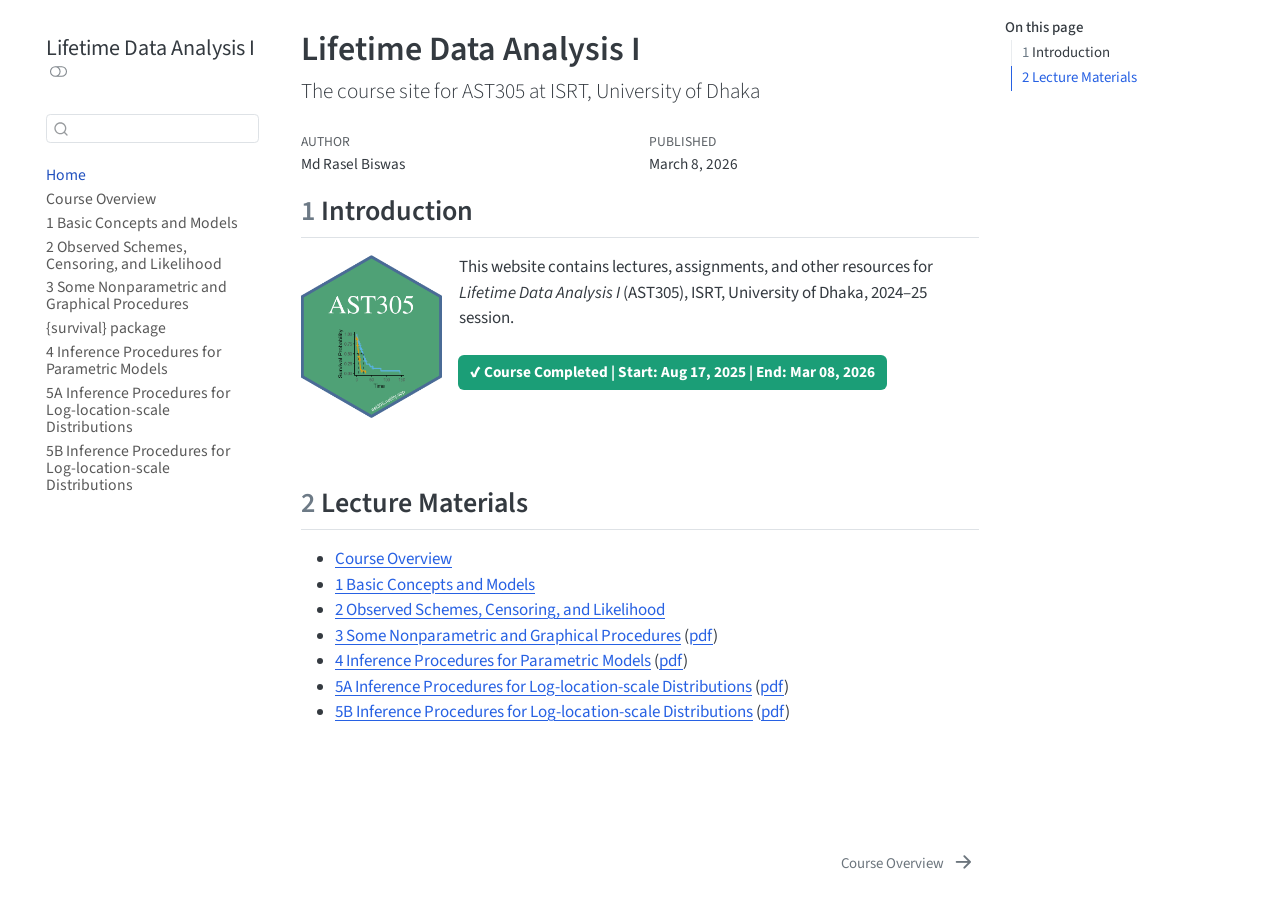
<file: docs/index.html>
<!DOCTYPE html>
<html xmlns="http://www.w3.org/1999/xhtml" lang="en" xml:lang="en"><head>

<meta charset="utf-8">
<meta name="generator" content="quarto-1.7.33">

<meta name="viewport" content="width=device-width, initial-scale=1.0, user-scalable=yes">

<meta name="author" content="Md Rasel Biswas">
<meta name="dcterms.date" content="2026-03-08">

<title>Lifetime Data Analysis I</title>
<style>
code{white-space: pre-wrap;}
span.smallcaps{font-variant: small-caps;}
div.columns{display: flex; gap: min(4vw, 1.5em);}
div.column{flex: auto; overflow-x: auto;}
div.hanging-indent{margin-left: 1.5em; text-indent: -1.5em;}
ul.task-list{list-style: none;}
ul.task-list li input[type="checkbox"] {
  width: 0.8em;
  margin: 0 0.8em 0.2em -1em; /* quarto-specific, see https://github.com/quarto-dev/quarto-cli/issues/4556 */ 
  vertical-align: middle;
}
</style>


<script src="site_libs/quarto-nav/quarto-nav.js"></script>
<script src="site_libs/quarto-nav/headroom.min.js"></script>
<script src="site_libs/clipboard/clipboard.min.js"></script>
<script src="site_libs/quarto-search/autocomplete.umd.js"></script>
<script src="site_libs/quarto-search/fuse.min.js"></script>
<script src="site_libs/quarto-search/quarto-search.js"></script>
<meta name="quarto:offset" content="./">
<link href="./life/00-course-overview.html" rel="next">
<link href="./style/favicon-305.png" rel="icon" type="image/png">
<script src="site_libs/quarto-html/quarto.js" type="module"></script>
<script src="site_libs/quarto-html/tabsets/tabsets.js" type="module"></script>
<script src="site_libs/quarto-html/popper.min.js"></script>
<script src="site_libs/quarto-html/tippy.umd.min.js"></script>
<script src="site_libs/quarto-html/anchor.min.js"></script>
<link href="site_libs/quarto-html/tippy.css" rel="stylesheet">
<link href="site_libs/quarto-html/quarto-syntax-highlighting-ea385d0e468b0dd5ea5bf0780b1290d9.css" rel="stylesheet" class="quarto-color-scheme" id="quarto-text-highlighting-styles">
<link href="site_libs/quarto-html/quarto-syntax-highlighting-dark-bc185b5c5bdbcb35c2eb49d8a876ef70.css" rel="stylesheet" class="quarto-color-scheme quarto-color-alternate" id="quarto-text-highlighting-styles">
<link href="site_libs/quarto-html/quarto-syntax-highlighting-ea385d0e468b0dd5ea5bf0780b1290d9.css" rel="stylesheet" class="quarto-color-scheme-extra" id="quarto-text-highlighting-styles">
<script src="site_libs/bootstrap/bootstrap.min.js"></script>
<link href="site_libs/bootstrap/bootstrap-icons.css" rel="stylesheet">
<link href="site_libs/bootstrap/bootstrap-7ef368ce27ca25031ef31c838a764c5c.min.css" rel="stylesheet" append-hash="true" class="quarto-color-scheme" id="quarto-bootstrap" data-mode="light">
<link href="site_libs/bootstrap/bootstrap-dark-eeca75137c9ecfab76bf624b15b559e8.min.css" rel="stylesheet" append-hash="true" class="quarto-color-scheme quarto-color-alternate" id="quarto-bootstrap" data-mode="dark">
<link href="site_libs/bootstrap/bootstrap-7ef368ce27ca25031ef31c838a764c5c.min.css" rel="stylesheet" append-hash="true" class="quarto-color-scheme-extra" id="quarto-bootstrap" data-mode="light">
<script id="quarto-search-options" type="application/json">{
  "location": "sidebar",
  "copy-button": false,
  "collapse-after": 3,
  "panel-placement": "start",
  "type": "textbox",
  "limit": 50,
  "keyboard-shortcut": [
    "f",
    "/",
    "s"
  ],
  "show-item-context": false,
  "language": {
    "search-no-results-text": "No results",
    "search-matching-documents-text": "matching documents",
    "search-copy-link-title": "Copy link to search",
    "search-hide-matches-text": "Hide additional matches",
    "search-more-match-text": "more match in this document",
    "search-more-matches-text": "more matches in this document",
    "search-clear-button-title": "Clear",
    "search-text-placeholder": "",
    "search-detached-cancel-button-title": "Cancel",
    "search-submit-button-title": "Submit",
    "search-label": "Search"
  }
}</script>


<meta property="og:title" content="Lifetime Data Analysis I">
<meta property="og:description" content="The course site for AST305 at ISRT, University of Dhaka">
<meta property="og:image" content="https://ast305.netlify.app/style/hex-305-2.png">
<meta property="og:site_name" content="Lifetime Data Analysis I">
<meta property="og:image:height" content="1200">
<meta property="og:image:width" content="1037">
<meta name="twitter:title" content="Lifetime Data Analysis I">
<meta name="twitter:description" content="The course site for AST305 at ISRT, University of Dhaka">
<meta name="twitter:image" content="https://ast305.netlify.app/style/hex-305-2.png">
<meta name="twitter:image-height" content="1200">
<meta name="twitter:image-width" content="1037">
<meta name="twitter:card" content="summary_large_image">
</head>

<body class="nav-sidebar floating quarto-light"><script id="quarto-html-before-body" type="application/javascript">
    const toggleBodyColorMode = (bsSheetEl) => {
      const mode = bsSheetEl.getAttribute("data-mode");
      const bodyEl = window.document.querySelector("body");
      if (mode === "dark") {
        bodyEl.classList.add("quarto-dark");
        bodyEl.classList.remove("quarto-light");
      } else {
        bodyEl.classList.add("quarto-light");
        bodyEl.classList.remove("quarto-dark");
      }
    }
    const toggleBodyColorPrimary = () => {
      const bsSheetEl = window.document.querySelector("link#quarto-bootstrap:not([rel=disabled-stylesheet])");
      if (bsSheetEl) {
        toggleBodyColorMode(bsSheetEl);
      }
    }
    const setColorSchemeToggle = (alternate) => {
      const toggles = window.document.querySelectorAll('.quarto-color-scheme-toggle');
      for (let i=0; i < toggles.length; i++) {
        const toggle = toggles[i];
        if (toggle) {
          if (alternate) {
            toggle.classList.add("alternate");
          } else {
            toggle.classList.remove("alternate");
          }
        }
      }
    };
    const toggleColorMode = (alternate) => {
      // Switch the stylesheets
      const primaryStylesheets = window.document.querySelectorAll('link.quarto-color-scheme:not(.quarto-color-alternate)');
      const alternateStylesheets = window.document.querySelectorAll('link.quarto-color-scheme.quarto-color-alternate');
      manageTransitions('#quarto-margin-sidebar .nav-link', false);
      if (alternate) {
        // note: dark is layered on light, we don't disable primary!
        enableStylesheet(alternateStylesheets);
        for (const sheetNode of alternateStylesheets) {
          if (sheetNode.id === "quarto-bootstrap") {
            toggleBodyColorMode(sheetNode);
          }
        }
      } else {
        disableStylesheet(alternateStylesheets);
        enableStylesheet(primaryStylesheets)
        toggleBodyColorPrimary();
      }
      manageTransitions('#quarto-margin-sidebar .nav-link', true);
      // Switch the toggles
      setColorSchemeToggle(alternate)
      // Hack to workaround the fact that safari doesn't
      // properly recolor the scrollbar when toggling (#1455)
      if (navigator.userAgent.indexOf('Safari') > 0 && navigator.userAgent.indexOf('Chrome') == -1) {
        manageTransitions("body", false);
        window.scrollTo(0, 1);
        setTimeout(() => {
          window.scrollTo(0, 0);
          manageTransitions("body", true);
        }, 40);
      }
    }
    const disableStylesheet = (stylesheets) => {
      for (let i=0; i < stylesheets.length; i++) {
        const stylesheet = stylesheets[i];
        stylesheet.rel = 'disabled-stylesheet';
      }
    }
    const enableStylesheet = (stylesheets) => {
      for (let i=0; i < stylesheets.length; i++) {
        const stylesheet = stylesheets[i];
        if(stylesheet.rel !== 'stylesheet') { // for Chrome, which will still FOUC without this check
          stylesheet.rel = 'stylesheet';
        }
      }
    }
    const manageTransitions = (selector, allowTransitions) => {
      const els = window.document.querySelectorAll(selector);
      for (let i=0; i < els.length; i++) {
        const el = els[i];
        if (allowTransitions) {
          el.classList.remove('notransition');
        } else {
          el.classList.add('notransition');
        }
      }
    }
    const isFileUrl = () => {
      return window.location.protocol === 'file:';
    }
    const hasAlternateSentinel = () => {
      let styleSentinel = getColorSchemeSentinel();
      if (styleSentinel !== null) {
        return styleSentinel === "alternate";
      } else {
        return false;
      }
    }
    const setStyleSentinel = (alternate) => {
      const value = alternate ? "alternate" : "default";
      if (!isFileUrl()) {
        window.localStorage.setItem("quarto-color-scheme", value);
      } else {
        localAlternateSentinel = value;
      }
    }
    const getColorSchemeSentinel = () => {
      if (!isFileUrl()) {
        const storageValue = window.localStorage.getItem("quarto-color-scheme");
        return storageValue != null ? storageValue : localAlternateSentinel;
      } else {
        return localAlternateSentinel;
      }
    }
    const toggleGiscusIfUsed = (isAlternate, darkModeDefault) => {
      const baseTheme = document.querySelector('#giscus-base-theme')?.value ?? 'light';
      const alternateTheme = document.querySelector('#giscus-alt-theme')?.value ?? 'dark';
      let newTheme = '';
      if(authorPrefersDark) {
        newTheme = isAlternate ? baseTheme : alternateTheme;
      } else {
        newTheme = isAlternate ? alternateTheme : baseTheme;
      }
      const changeGiscusTheme = () => {
        // From: https://github.com/giscus/giscus/issues/336
        const sendMessage = (message) => {
          const iframe = document.querySelector('iframe.giscus-frame');
          if (!iframe) return;
          iframe.contentWindow.postMessage({ giscus: message }, 'https://giscus.app');
        }
        sendMessage({
          setConfig: {
            theme: newTheme
          }
        });
      }
      const isGiscussLoaded = window.document.querySelector('iframe.giscus-frame') !== null;
      if (isGiscussLoaded) {
        changeGiscusTheme();
      }
    };
    const authorPrefersDark = false;
    const darkModeDefault = authorPrefersDark;
      document.querySelector('link#quarto-text-highlighting-styles.quarto-color-scheme-extra').rel = 'disabled-stylesheet';
      document.querySelector('link#quarto-bootstrap.quarto-color-scheme-extra').rel = 'disabled-stylesheet';
    let localAlternateSentinel = darkModeDefault ? 'alternate' : 'default';
    // Dark / light mode switch
    window.quartoToggleColorScheme = () => {
      // Read the current dark / light value
      let toAlternate = !hasAlternateSentinel();
      toggleColorMode(toAlternate);
      setStyleSentinel(toAlternate);
      toggleGiscusIfUsed(toAlternate, darkModeDefault);
      window.dispatchEvent(new Event('resize'));
    };
    // Switch to dark mode if need be
    if (hasAlternateSentinel()) {
      toggleColorMode(true);
    } else {
      toggleColorMode(false);
    }
  </script>

<div id="quarto-search-results"></div>
  <header id="quarto-header" class="headroom fixed-top">
  <nav class="quarto-secondary-nav">
    <div class="container-fluid d-flex">
      <button type="button" class="quarto-btn-toggle btn" data-bs-toggle="collapse" role="button" data-bs-target=".quarto-sidebar-collapse-item" aria-controls="quarto-sidebar" aria-expanded="false" aria-label="Toggle sidebar navigation" onclick="if (window.quartoToggleHeadroom) { window.quartoToggleHeadroom(); }">
        <i class="bi bi-layout-text-sidebar-reverse"></i>
      </button>
        <nav class="quarto-page-breadcrumbs" aria-label="breadcrumb"><ol class="breadcrumb"><li class="breadcrumb-item"><a href="./index.html">Home</a></li></ol></nav>
        <a class="flex-grow-1" role="navigation" data-bs-toggle="collapse" data-bs-target=".quarto-sidebar-collapse-item" aria-controls="quarto-sidebar" aria-expanded="false" aria-label="Toggle sidebar navigation" onclick="if (window.quartoToggleHeadroom) { window.quartoToggleHeadroom(); }">      
        </a>
      <button type="button" class="btn quarto-search-button" aria-label="Search" onclick="window.quartoOpenSearch();">
        <i class="bi bi-search"></i>
      </button>
    </div>
  </nav>
</header>
<!-- content -->
<div id="quarto-content" class="quarto-container page-columns page-rows-contents page-layout-article">
<!-- sidebar -->
  <nav id="quarto-sidebar" class="sidebar collapse collapse-horizontal quarto-sidebar-collapse-item sidebar-navigation floating overflow-auto">
    <div class="pt-lg-2 mt-2 text-left sidebar-header">
    <div class="sidebar-title mb-0 py-0">
      <a href="./">Lifetime Data Analysis I</a> 
        <div class="sidebar-tools-main">
  <a href="" class="quarto-color-scheme-toggle quarto-navigation-tool  px-1" onclick="window.quartoToggleColorScheme(); return false;" title="Toggle dark mode"><i class="bi"></i></a>
</div>
    </div>
      </div>
        <div class="mt-2 flex-shrink-0 align-items-center">
        <div class="sidebar-search">
        <div id="quarto-search" class="" title="Search"></div>
        </div>
        </div>
    <div class="sidebar-menu-container"> 
    <ul class="list-unstyled mt-1">
        <li class="sidebar-item">
  <div class="sidebar-item-container"> 
  <a href="./index.html" class="sidebar-item-text sidebar-link active">
 <span class="menu-text">Home</span></a>
  </div>
</li>
        <li class="sidebar-item">
  <div class="sidebar-item-container"> 
  <a href="./life/00-course-overview.html" class="sidebar-item-text sidebar-link">
 <span class="menu-text">Course Overview</span></a>
  </div>
</li>
        <li class="sidebar-item">
  <div class="sidebar-item-container"> 
  <a href="./life/ch01.html" class="sidebar-item-text sidebar-link">
 <span class="menu-text">1 Basic Concepts and Models</span></a>
  </div>
</li>
        <li class="sidebar-item">
  <div class="sidebar-item-container"> 
  <a href="./life/ch02.html" class="sidebar-item-text sidebar-link">
 <span class="menu-text">2 Observed Schemes, Censoring, and Likelihood</span></a>
  </div>
</li>
        <li class="sidebar-item">
  <div class="sidebar-item-container"> 
  <a href="./life/ch03.html" class="sidebar-item-text sidebar-link">
 <span class="menu-text">3 Some Nonparametric and Graphical Procedures</span></a>
  </div>
</li>
        <li class="sidebar-item">
  <div class="sidebar-item-container"> 
  <a href="./life/rsurvival.html" class="sidebar-item-text sidebar-link">
 <span class="menu-text">{survival} package</span></a>
  </div>
</li>
        <li class="sidebar-item">
  <div class="sidebar-item-container"> 
  <a href="./life/ch04.html" class="sidebar-item-text sidebar-link">
 <span class="menu-text">4 Inference Procedures for Parametric Models</span></a>
  </div>
</li>
        <li class="sidebar-item">
  <div class="sidebar-item-container"> 
  <a href="./life/ch05a.html" class="sidebar-item-text sidebar-link">
 <span class="menu-text">5A Inference Procedures for Log-location-scale Distributions</span></a>
  </div>
</li>
        <li class="sidebar-item">
  <div class="sidebar-item-container"> 
  <a href="./life/ch05b.html" class="sidebar-item-text sidebar-link">
 <span class="menu-text">5B Inference Procedures for Log-location-scale Distributions</span></a>
  </div>
</li>
    </ul>
    </div>
</nav>
<div id="quarto-sidebar-glass" class="quarto-sidebar-collapse-item" data-bs-toggle="collapse" data-bs-target=".quarto-sidebar-collapse-item"></div>
<!-- margin-sidebar -->
    <div id="quarto-margin-sidebar" class="sidebar margin-sidebar">
        <nav id="TOC" role="doc-toc" class="toc-active">
    <h2 id="toc-title">On this page</h2>
   
  <ul>
  <li><a href="#introduction" id="toc-introduction" class="nav-link active" data-scroll-target="#introduction"><span class="header-section-number">1</span> Introduction</a></li>
  <li><a href="#lecture-materials" id="toc-lecture-materials" class="nav-link" data-scroll-target="#lecture-materials"><span class="header-section-number">2</span> Lecture Materials</a></li>
  </ul>
</nav>
    </div>
<!-- main -->
<main class="content" id="quarto-document-content">


<header id="title-block-header" class="quarto-title-block default">
<div class="quarto-title">
<h1 class="title">Lifetime Data Analysis I</h1>
<p class="subtitle lead">The course site for AST305 at ISRT, University of Dhaka</p>
</div>



<div class="quarto-title-meta">

    <div>
    <div class="quarto-title-meta-heading">Author</div>
    <div class="quarto-title-meta-contents">
             <p>Md Rasel Biswas </p>
          </div>
  </div>
    
    <div>
    <div class="quarto-title-meta-heading">Published</div>
    <div class="quarto-title-meta-contents">
      <p class="date">March 8, 2026</p>
    </div>
  </div>
  
    
  </div>
  


</header>


<section id="introduction" class="level2" data-number="1">
<h2 data-number="1" class="anchored" data-anchor-id="introduction"><span class="header-section-number">1</span> Introduction</h2>
<div class="columns">
<div class="column" style="width:22%;">
<div class="quarto-figure quarto-figure-center">
<figure class="figure">
<p><img src="style/hex-305-2.png" class="img-fluid quarto-figure quarto-figure-center figure-img"></p>
</figure>
</div>
</div><div class="column" style="width:78%;">
<p>This website contains lectures, assignments, and other resources for <em>Lifetime Data Analysis I</em> (AST305), ISRT, University of Dhaka, 2024–25 session.</p>
<div style="display:inline-block; 
            padding:6px 12px; 
            background-color:#1b9e77; 
            color:white; 
            font-weight:bold; 
            border-radius:6px; 
            font-size:0.9em; 
            margin-top:6px;">
  ✔ Course Completed | Start: Aug 17, 2025 | End: Mar 08, 2026
</div>
</div>
</div>
</section>
<section id="lecture-materials" class="level2" data-number="2">
<h2 data-number="2" class="anchored" data-anchor-id="lecture-materials"><span class="header-section-number">2</span> Lecture Materials</h2>
<ul>
<li><a href="life/00-course-overview.html">Course Overview</a></li>
<li><a href="./life/ch01.html">1 Basic Concepts and Models</a></li>
<li><a href="./life/ch02.html">2 Observed Schemes, Censoring, and Likelihood</a></li>
<li><a href="./life/ch03.html">3 Some Nonparametric and Graphical Procedures</a> (<a href="life/ch03.pdf">pdf</a>)</li>
<li><a href="./life/ch04.html">4 Inference Procedures for Parametric Models</a> (<a href="life/ch04.pdf">pdf</a>)</li>
<li><a href="./life/ch05a.html">5A Inference Procedures for Log-location-scale Distributions</a> (<a href="life/ch05a.pdf">pdf</a>)</li>
<li><a href="./life/ch05b.html">5B Inference Procedures for Log-location-scale Distributions</a> (<a href="life/ch05b.pdf">pdf</a>)</li>
</ul>


</section>

</main> <!-- /main -->
<script id="quarto-html-after-body" type="application/javascript">
  window.document.addEventListener("DOMContentLoaded", function (event) {
    // Ensure there is a toggle, if there isn't float one in the top right
    if (window.document.querySelector('.quarto-color-scheme-toggle') === null) {
      const a = window.document.createElement('a');
      a.classList.add('top-right');
      a.classList.add('quarto-color-scheme-toggle');
      a.href = "";
      a.onclick = function() { try { window.quartoToggleColorScheme(); } catch {} return false; };
      const i = window.document.createElement("i");
      i.classList.add('bi');
      a.appendChild(i);
      window.document.body.appendChild(a);
    }
    setColorSchemeToggle(hasAlternateSentinel())
    const icon = "";
    const anchorJS = new window.AnchorJS();
    anchorJS.options = {
      placement: 'right',
      icon: icon
    };
    anchorJS.add('.anchored');
    const isCodeAnnotation = (el) => {
      for (const clz of el.classList) {
        if (clz.startsWith('code-annotation-')) {                     
          return true;
        }
      }
      return false;
    }
    const onCopySuccess = function(e) {
      // button target
      const button = e.trigger;
      // don't keep focus
      button.blur();
      // flash "checked"
      button.classList.add('code-copy-button-checked');
      var currentTitle = button.getAttribute("title");
      button.setAttribute("title", "Copied!");
      let tooltip;
      if (window.bootstrap) {
        button.setAttribute("data-bs-toggle", "tooltip");
        button.setAttribute("data-bs-placement", "left");
        button.setAttribute("data-bs-title", "Copied!");
        tooltip = new bootstrap.Tooltip(button, 
          { trigger: "manual", 
            customClass: "code-copy-button-tooltip",
            offset: [0, -8]});
        tooltip.show();    
      }
      setTimeout(function() {
        if (tooltip) {
          tooltip.hide();
          button.removeAttribute("data-bs-title");
          button.removeAttribute("data-bs-toggle");
          button.removeAttribute("data-bs-placement");
        }
        button.setAttribute("title", currentTitle);
        button.classList.remove('code-copy-button-checked');
      }, 1000);
      // clear code selection
      e.clearSelection();
    }
    const getTextToCopy = function(trigger) {
        const codeEl = trigger.previousElementSibling.cloneNode(true);
        for (const childEl of codeEl.children) {
          if (isCodeAnnotation(childEl)) {
            childEl.remove();
          }
        }
        return codeEl.innerText;
    }
    const clipboard = new window.ClipboardJS('.code-copy-button:not([data-in-quarto-modal])', {
      text: getTextToCopy
    });
    clipboard.on('success', onCopySuccess);
    if (window.document.getElementById('quarto-embedded-source-code-modal')) {
      const clipboardModal = new window.ClipboardJS('.code-copy-button[data-in-quarto-modal]', {
        text: getTextToCopy,
        container: window.document.getElementById('quarto-embedded-source-code-modal')
      });
      clipboardModal.on('success', onCopySuccess);
    }
      var localhostRegex = new RegExp(/^(?:http|https):\/\/localhost\:?[0-9]*\//);
      var mailtoRegex = new RegExp(/^mailto:/);
        var filterRegex = new RegExp("https:\/\/ast305\.netlify\.app");
      var isInternal = (href) => {
          return filterRegex.test(href) || localhostRegex.test(href) || mailtoRegex.test(href);
      }
      // Inspect non-navigation links and adorn them if external
     var links = window.document.querySelectorAll('a[href]:not(.nav-link):not(.navbar-brand):not(.toc-action):not(.sidebar-link):not(.sidebar-item-toggle):not(.pagination-link):not(.no-external):not([aria-hidden]):not(.dropdown-item):not(.quarto-navigation-tool):not(.about-link)');
      for (var i=0; i<links.length; i++) {
        const link = links[i];
        if (!isInternal(link.href)) {
          // undo the damage that might have been done by quarto-nav.js in the case of
          // links that we want to consider external
          if (link.dataset.originalHref !== undefined) {
            link.href = link.dataset.originalHref;
          }
            // target, if specified
            link.setAttribute("target", "_blank");
            if (link.getAttribute("rel") === null) {
              link.setAttribute("rel", "noopener");
            }
        }
      }
    function tippyHover(el, contentFn, onTriggerFn, onUntriggerFn) {
      const config = {
        allowHTML: true,
        maxWidth: 500,
        delay: 100,
        arrow: false,
        appendTo: function(el) {
            return el.parentElement;
        },
        interactive: true,
        interactiveBorder: 10,
        theme: 'quarto',
        placement: 'bottom-start',
      };
      if (contentFn) {
        config.content = contentFn;
      }
      if (onTriggerFn) {
        config.onTrigger = onTriggerFn;
      }
      if (onUntriggerFn) {
        config.onUntrigger = onUntriggerFn;
      }
      window.tippy(el, config); 
    }
    const noterefs = window.document.querySelectorAll('a[role="doc-noteref"]');
    for (var i=0; i<noterefs.length; i++) {
      const ref = noterefs[i];
      tippyHover(ref, function() {
        // use id or data attribute instead here
        let href = ref.getAttribute('data-footnote-href') || ref.getAttribute('href');
        try { href = new URL(href).hash; } catch {}
        const id = href.replace(/^#\/?/, "");
        const note = window.document.getElementById(id);
        if (note) {
          return note.innerHTML;
        } else {
          return "";
        }
      });
    }
    const xrefs = window.document.querySelectorAll('a.quarto-xref');
    const processXRef = (id, note) => {
      // Strip column container classes
      const stripColumnClz = (el) => {
        el.classList.remove("page-full", "page-columns");
        if (el.children) {
          for (const child of el.children) {
            stripColumnClz(child);
          }
        }
      }
      stripColumnClz(note)
      if (id === null || id.startsWith('sec-')) {
        // Special case sections, only their first couple elements
        const container = document.createElement("div");
        if (note.children && note.children.length > 2) {
          container.appendChild(note.children[0].cloneNode(true));
          for (let i = 1; i < note.children.length; i++) {
            const child = note.children[i];
            if (child.tagName === "P" && child.innerText === "") {
              continue;
            } else {
              container.appendChild(child.cloneNode(true));
              break;
            }
          }
          if (window.Quarto?.typesetMath) {
            window.Quarto.typesetMath(container);
          }
          return container.innerHTML
        } else {
          if (window.Quarto?.typesetMath) {
            window.Quarto.typesetMath(note);
          }
          return note.innerHTML;
        }
      } else {
        // Remove any anchor links if they are present
        const anchorLink = note.querySelector('a.anchorjs-link');
        if (anchorLink) {
          anchorLink.remove();
        }
        if (window.Quarto?.typesetMath) {
          window.Quarto.typesetMath(note);
        }
        if (note.classList.contains("callout")) {
          return note.outerHTML;
        } else {
          return note.innerHTML;
        }
      }
    }
    for (var i=0; i<xrefs.length; i++) {
      const xref = xrefs[i];
      tippyHover(xref, undefined, function(instance) {
        instance.disable();
        let url = xref.getAttribute('href');
        let hash = undefined; 
        if (url.startsWith('#')) {
          hash = url;
        } else {
          try { hash = new URL(url).hash; } catch {}
        }
        if (hash) {
          const id = hash.replace(/^#\/?/, "");
          const note = window.document.getElementById(id);
          if (note !== null) {
            try {
              const html = processXRef(id, note.cloneNode(true));
              instance.setContent(html);
            } finally {
              instance.enable();
              instance.show();
            }
          } else {
            // See if we can fetch this
            fetch(url.split('#')[0])
            .then(res => res.text())
            .then(html => {
              const parser = new DOMParser();
              const htmlDoc = parser.parseFromString(html, "text/html");
              const note = htmlDoc.getElementById(id);
              if (note !== null) {
                const html = processXRef(id, note);
                instance.setContent(html);
              } 
            }).finally(() => {
              instance.enable();
              instance.show();
            });
          }
        } else {
          // See if we can fetch a full url (with no hash to target)
          // This is a special case and we should probably do some content thinning / targeting
          fetch(url)
          .then(res => res.text())
          .then(html => {
            const parser = new DOMParser();
            const htmlDoc = parser.parseFromString(html, "text/html");
            const note = htmlDoc.querySelector('main.content');
            if (note !== null) {
              // This should only happen for chapter cross references
              // (since there is no id in the URL)
              // remove the first header
              if (note.children.length > 0 && note.children[0].tagName === "HEADER") {
                note.children[0].remove();
              }
              const html = processXRef(null, note);
              instance.setContent(html);
            } 
          }).finally(() => {
            instance.enable();
            instance.show();
          });
        }
      }, function(instance) {
      });
    }
        let selectedAnnoteEl;
        const selectorForAnnotation = ( cell, annotation) => {
          let cellAttr = 'data-code-cell="' + cell + '"';
          let lineAttr = 'data-code-annotation="' +  annotation + '"';
          const selector = 'span[' + cellAttr + '][' + lineAttr + ']';
          return selector;
        }
        const selectCodeLines = (annoteEl) => {
          const doc = window.document;
          const targetCell = annoteEl.getAttribute("data-target-cell");
          const targetAnnotation = annoteEl.getAttribute("data-target-annotation");
          const annoteSpan = window.document.querySelector(selectorForAnnotation(targetCell, targetAnnotation));
          const lines = annoteSpan.getAttribute("data-code-lines").split(",");
          const lineIds = lines.map((line) => {
            return targetCell + "-" + line;
          })
          let top = null;
          let height = null;
          let parent = null;
          if (lineIds.length > 0) {
              //compute the position of the single el (top and bottom and make a div)
              const el = window.document.getElementById(lineIds[0]);
              top = el.offsetTop;
              height = el.offsetHeight;
              parent = el.parentElement.parentElement;
            if (lineIds.length > 1) {
              const lastEl = window.document.getElementById(lineIds[lineIds.length - 1]);
              const bottom = lastEl.offsetTop + lastEl.offsetHeight;
              height = bottom - top;
            }
            if (top !== null && height !== null && parent !== null) {
              // cook up a div (if necessary) and position it 
              let div = window.document.getElementById("code-annotation-line-highlight");
              if (div === null) {
                div = window.document.createElement("div");
                div.setAttribute("id", "code-annotation-line-highlight");
                div.style.position = 'absolute';
                parent.appendChild(div);
              }
              div.style.top = top - 2 + "px";
              div.style.height = height + 4 + "px";
              div.style.left = 0;
              let gutterDiv = window.document.getElementById("code-annotation-line-highlight-gutter");
              if (gutterDiv === null) {
                gutterDiv = window.document.createElement("div");
                gutterDiv.setAttribute("id", "code-annotation-line-highlight-gutter");
                gutterDiv.style.position = 'absolute';
                const codeCell = window.document.getElementById(targetCell);
                const gutter = codeCell.querySelector('.code-annotation-gutter');
                gutter.appendChild(gutterDiv);
              }
              gutterDiv.style.top = top - 2 + "px";
              gutterDiv.style.height = height + 4 + "px";
            }
            selectedAnnoteEl = annoteEl;
          }
        };
        const unselectCodeLines = () => {
          const elementsIds = ["code-annotation-line-highlight", "code-annotation-line-highlight-gutter"];
          elementsIds.forEach((elId) => {
            const div = window.document.getElementById(elId);
            if (div) {
              div.remove();
            }
          });
          selectedAnnoteEl = undefined;
        };
          // Handle positioning of the toggle
      window.addEventListener(
        "resize",
        throttle(() => {
          elRect = undefined;
          if (selectedAnnoteEl) {
            selectCodeLines(selectedAnnoteEl);
          }
        }, 10)
      );
      function throttle(fn, ms) {
      let throttle = false;
      let timer;
        return (...args) => {
          if(!throttle) { // first call gets through
              fn.apply(this, args);
              throttle = true;
          } else { // all the others get throttled
              if(timer) clearTimeout(timer); // cancel #2
              timer = setTimeout(() => {
                fn.apply(this, args);
                timer = throttle = false;
              }, ms);
          }
        };
      }
        // Attach click handler to the DT
        const annoteDls = window.document.querySelectorAll('dt[data-target-cell]');
        for (const annoteDlNode of annoteDls) {
          annoteDlNode.addEventListener('click', (event) => {
            const clickedEl = event.target;
            if (clickedEl !== selectedAnnoteEl) {
              unselectCodeLines();
              const activeEl = window.document.querySelector('dt[data-target-cell].code-annotation-active');
              if (activeEl) {
                activeEl.classList.remove('code-annotation-active');
              }
              selectCodeLines(clickedEl);
              clickedEl.classList.add('code-annotation-active');
            } else {
              // Unselect the line
              unselectCodeLines();
              clickedEl.classList.remove('code-annotation-active');
            }
          });
        }
    const findCites = (el) => {
      const parentEl = el.parentElement;
      if (parentEl) {
        const cites = parentEl.dataset.cites;
        if (cites) {
          return {
            el,
            cites: cites.split(' ')
          };
        } else {
          return findCites(el.parentElement)
        }
      } else {
        return undefined;
      }
    };
    var bibliorefs = window.document.querySelectorAll('a[role="doc-biblioref"]');
    for (var i=0; i<bibliorefs.length; i++) {
      const ref = bibliorefs[i];
      const citeInfo = findCites(ref);
      if (citeInfo) {
        tippyHover(citeInfo.el, function() {
          var popup = window.document.createElement('div');
          citeInfo.cites.forEach(function(cite) {
            var citeDiv = window.document.createElement('div');
            citeDiv.classList.add('hanging-indent');
            citeDiv.classList.add('csl-entry');
            var biblioDiv = window.document.getElementById('ref-' + cite);
            if (biblioDiv) {
              citeDiv.innerHTML = biblioDiv.innerHTML;
            }
            popup.appendChild(citeDiv);
          });
          return popup.innerHTML;
        });
      }
    }
  });
  </script>
<nav class="page-navigation">
  <div class="nav-page nav-page-previous">
  </div>
  <div class="nav-page nav-page-next">
      <a href="./life/00-course-overview.html" class="pagination-link" aria-label="Course Overview">
        <span class="nav-page-text">Course Overview</span> <i class="bi bi-arrow-right-short"></i>
      </a>
  </div>
</nav>
</div> <!-- /content -->




</body></html>
</file>
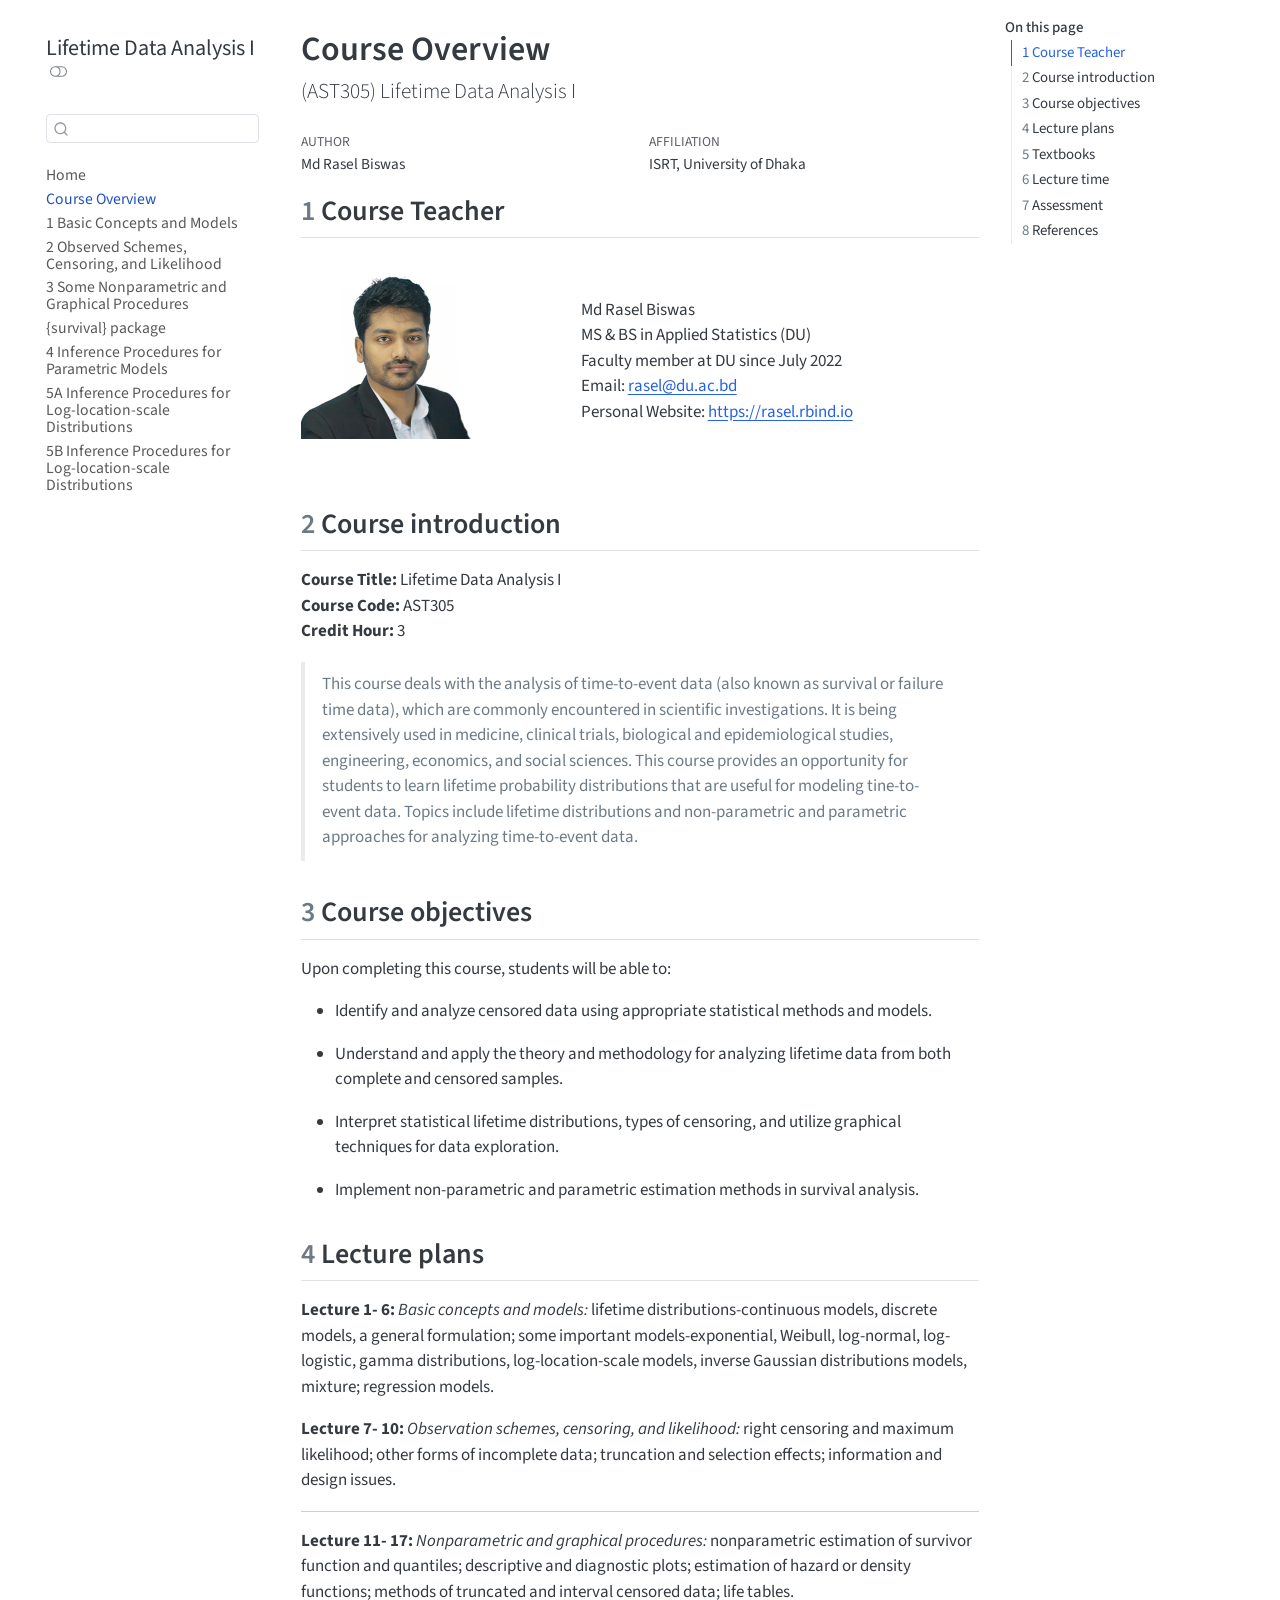
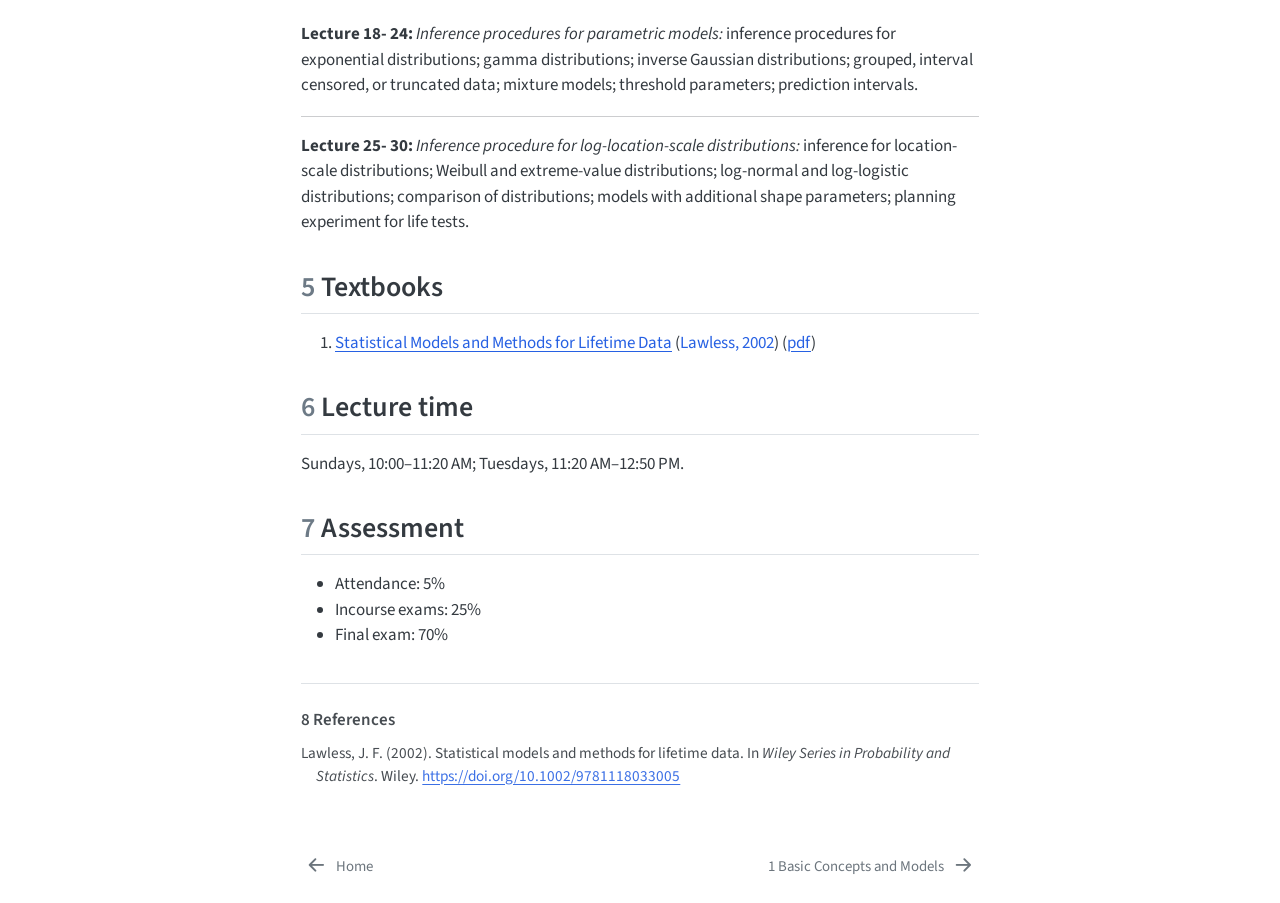
<file: docs/life/00-course-overview.html>
<!DOCTYPE html>
<html xmlns="http://www.w3.org/1999/xhtml" lang="en" xml:lang="en"><head>

<meta charset="utf-8">
<meta name="generator" content="quarto-1.7.33">

<meta name="viewport" content="width=device-width, initial-scale=1.0, user-scalable=yes">

<meta name="author" content="Md Rasel Biswas">

<title>Course Overview – Lifetime Data Analysis I</title>
<style>
code{white-space: pre-wrap;}
span.smallcaps{font-variant: small-caps;}
div.columns{display: flex; gap: min(4vw, 1.5em);}
div.column{flex: auto; overflow-x: auto;}
div.hanging-indent{margin-left: 1.5em; text-indent: -1.5em;}
ul.task-list{list-style: none;}
ul.task-list li input[type="checkbox"] {
  width: 0.8em;
  margin: 0 0.8em 0.2em -1em; /* quarto-specific, see https://github.com/quarto-dev/quarto-cli/issues/4556 */ 
  vertical-align: middle;
}
/* CSS for citations */
div.csl-bib-body { }
div.csl-entry {
  clear: both;
  margin-bottom: 0em;
}
.hanging-indent div.csl-entry {
  margin-left:2em;
  text-indent:-2em;
}
div.csl-left-margin {
  min-width:2em;
  float:left;
}
div.csl-right-inline {
  margin-left:2em;
  padding-left:1em;
}
div.csl-indent {
  margin-left: 2em;
}</style>


<script src="../site_libs/quarto-nav/quarto-nav.js"></script>
<script src="../site_libs/quarto-nav/headroom.min.js"></script>
<script src="../site_libs/clipboard/clipboard.min.js"></script>
<script src="../site_libs/quarto-search/autocomplete.umd.js"></script>
<script src="../site_libs/quarto-search/fuse.min.js"></script>
<script src="../site_libs/quarto-search/quarto-search.js"></script>
<meta name="quarto:offset" content="../">
<link href="../life/ch01.html" rel="next">
<link href="../index.html" rel="prev">
<link href="../style/favicon-305.png" rel="icon" type="image/png">
<script src="../site_libs/quarto-html/quarto.js" type="module"></script>
<script src="../site_libs/quarto-html/tabsets/tabsets.js" type="module"></script>
<script src="../site_libs/quarto-html/popper.min.js"></script>
<script src="../site_libs/quarto-html/tippy.umd.min.js"></script>
<script src="../site_libs/quarto-html/anchor.min.js"></script>
<link href="../site_libs/quarto-html/tippy.css" rel="stylesheet">
<link href="../site_libs/quarto-html/quarto-syntax-highlighting-ea385d0e468b0dd5ea5bf0780b1290d9.css" rel="stylesheet" class="quarto-color-scheme" id="quarto-text-highlighting-styles">
<link href="../site_libs/quarto-html/quarto-syntax-highlighting-dark-bc185b5c5bdbcb35c2eb49d8a876ef70.css" rel="stylesheet" class="quarto-color-scheme quarto-color-alternate" id="quarto-text-highlighting-styles">
<link href="../site_libs/quarto-html/quarto-syntax-highlighting-ea385d0e468b0dd5ea5bf0780b1290d9.css" rel="stylesheet" class="quarto-color-scheme-extra" id="quarto-text-highlighting-styles">
<script src="../site_libs/bootstrap/bootstrap.min.js"></script>
<link href="../site_libs/bootstrap/bootstrap-icons.css" rel="stylesheet">
<link href="../site_libs/bootstrap/bootstrap-7ef368ce27ca25031ef31c838a764c5c.min.css" rel="stylesheet" append-hash="true" class="quarto-color-scheme" id="quarto-bootstrap" data-mode="light">
<link href="../site_libs/bootstrap/bootstrap-dark-eeca75137c9ecfab76bf624b15b559e8.min.css" rel="stylesheet" append-hash="true" class="quarto-color-scheme quarto-color-alternate" id="quarto-bootstrap" data-mode="dark">
<link href="../site_libs/bootstrap/bootstrap-7ef368ce27ca25031ef31c838a764c5c.min.css" rel="stylesheet" append-hash="true" class="quarto-color-scheme-extra" id="quarto-bootstrap" data-mode="light">
<script id="quarto-search-options" type="application/json">{
  "location": "sidebar",
  "copy-button": false,
  "collapse-after": 3,
  "panel-placement": "start",
  "type": "textbox",
  "limit": 50,
  "keyboard-shortcut": [
    "f",
    "/",
    "s"
  ],
  "show-item-context": false,
  "language": {
    "search-no-results-text": "No results",
    "search-matching-documents-text": "matching documents",
    "search-copy-link-title": "Copy link to search",
    "search-hide-matches-text": "Hide additional matches",
    "search-more-match-text": "more match in this document",
    "search-more-matches-text": "more matches in this document",
    "search-clear-button-title": "Clear",
    "search-text-placeholder": "",
    "search-detached-cancel-button-title": "Cancel",
    "search-submit-button-title": "Submit",
    "search-label": "Search"
  }
}</script>


<meta property="og:title" content="Course Overview – Lifetime Data Analysis I">
<meta property="og:description" content="(AST305) Lifetime Data Analysis I">
<meta property="og:image" content="https://ast305.netlify.app/style/rasel-biswas.jpg">
<meta property="og:site_name" content="Lifetime Data Analysis I">
<meta name="twitter:title" content="Course Overview – Lifetime Data Analysis I">
<meta name="twitter:description" content="(AST305) Lifetime Data Analysis I">
<meta name="twitter:image" content="https://ast305.netlify.app/style/rasel-biswas.jpg">
<meta name="twitter:card" content="summary_large_image">
</head>

<body class="nav-sidebar floating quarto-light"><script id="quarto-html-before-body" type="application/javascript">
    const toggleBodyColorMode = (bsSheetEl) => {
      const mode = bsSheetEl.getAttribute("data-mode");
      const bodyEl = window.document.querySelector("body");
      if (mode === "dark") {
        bodyEl.classList.add("quarto-dark");
        bodyEl.classList.remove("quarto-light");
      } else {
        bodyEl.classList.add("quarto-light");
        bodyEl.classList.remove("quarto-dark");
      }
    }
    const toggleBodyColorPrimary = () => {
      const bsSheetEl = window.document.querySelector("link#quarto-bootstrap:not([rel=disabled-stylesheet])");
      if (bsSheetEl) {
        toggleBodyColorMode(bsSheetEl);
      }
    }
    const setColorSchemeToggle = (alternate) => {
      const toggles = window.document.querySelectorAll('.quarto-color-scheme-toggle');
      for (let i=0; i < toggles.length; i++) {
        const toggle = toggles[i];
        if (toggle) {
          if (alternate) {
            toggle.classList.add("alternate");
          } else {
            toggle.classList.remove("alternate");
          }
        }
      }
    };
    const toggleColorMode = (alternate) => {
      // Switch the stylesheets
      const primaryStylesheets = window.document.querySelectorAll('link.quarto-color-scheme:not(.quarto-color-alternate)');
      const alternateStylesheets = window.document.querySelectorAll('link.quarto-color-scheme.quarto-color-alternate');
      manageTransitions('#quarto-margin-sidebar .nav-link', false);
      if (alternate) {
        // note: dark is layered on light, we don't disable primary!
        enableStylesheet(alternateStylesheets);
        for (const sheetNode of alternateStylesheets) {
          if (sheetNode.id === "quarto-bootstrap") {
            toggleBodyColorMode(sheetNode);
          }
        }
      } else {
        disableStylesheet(alternateStylesheets);
        enableStylesheet(primaryStylesheets)
        toggleBodyColorPrimary();
      }
      manageTransitions('#quarto-margin-sidebar .nav-link', true);
      // Switch the toggles
      setColorSchemeToggle(alternate)
      // Hack to workaround the fact that safari doesn't
      // properly recolor the scrollbar when toggling (#1455)
      if (navigator.userAgent.indexOf('Safari') > 0 && navigator.userAgent.indexOf('Chrome') == -1) {
        manageTransitions("body", false);
        window.scrollTo(0, 1);
        setTimeout(() => {
          window.scrollTo(0, 0);
          manageTransitions("body", true);
        }, 40);
      }
    }
    const disableStylesheet = (stylesheets) => {
      for (let i=0; i < stylesheets.length; i++) {
        const stylesheet = stylesheets[i];
        stylesheet.rel = 'disabled-stylesheet';
      }
    }
    const enableStylesheet = (stylesheets) => {
      for (let i=0; i < stylesheets.length; i++) {
        const stylesheet = stylesheets[i];
        if(stylesheet.rel !== 'stylesheet') { // for Chrome, which will still FOUC without this check
          stylesheet.rel = 'stylesheet';
        }
      }
    }
    const manageTransitions = (selector, allowTransitions) => {
      const els = window.document.querySelectorAll(selector);
      for (let i=0; i < els.length; i++) {
        const el = els[i];
        if (allowTransitions) {
          el.classList.remove('notransition');
        } else {
          el.classList.add('notransition');
        }
      }
    }
    const isFileUrl = () => {
      return window.location.protocol === 'file:';
    }
    const hasAlternateSentinel = () => {
      let styleSentinel = getColorSchemeSentinel();
      if (styleSentinel !== null) {
        return styleSentinel === "alternate";
      } else {
        return false;
      }
    }
    const setStyleSentinel = (alternate) => {
      const value = alternate ? "alternate" : "default";
      if (!isFileUrl()) {
        window.localStorage.setItem("quarto-color-scheme", value);
      } else {
        localAlternateSentinel = value;
      }
    }
    const getColorSchemeSentinel = () => {
      if (!isFileUrl()) {
        const storageValue = window.localStorage.getItem("quarto-color-scheme");
        return storageValue != null ? storageValue : localAlternateSentinel;
      } else {
        return localAlternateSentinel;
      }
    }
    const toggleGiscusIfUsed = (isAlternate, darkModeDefault) => {
      const baseTheme = document.querySelector('#giscus-base-theme')?.value ?? 'light';
      const alternateTheme = document.querySelector('#giscus-alt-theme')?.value ?? 'dark';
      let newTheme = '';
      if(authorPrefersDark) {
        newTheme = isAlternate ? baseTheme : alternateTheme;
      } else {
        newTheme = isAlternate ? alternateTheme : baseTheme;
      }
      const changeGiscusTheme = () => {
        // From: https://github.com/giscus/giscus/issues/336
        const sendMessage = (message) => {
          const iframe = document.querySelector('iframe.giscus-frame');
          if (!iframe) return;
          iframe.contentWindow.postMessage({ giscus: message }, 'https://giscus.app');
        }
        sendMessage({
          setConfig: {
            theme: newTheme
          }
        });
      }
      const isGiscussLoaded = window.document.querySelector('iframe.giscus-frame') !== null;
      if (isGiscussLoaded) {
        changeGiscusTheme();
      }
    };
    const authorPrefersDark = false;
    const darkModeDefault = authorPrefersDark;
      document.querySelector('link#quarto-text-highlighting-styles.quarto-color-scheme-extra').rel = 'disabled-stylesheet';
      document.querySelector('link#quarto-bootstrap.quarto-color-scheme-extra').rel = 'disabled-stylesheet';
    let localAlternateSentinel = darkModeDefault ? 'alternate' : 'default';
    // Dark / light mode switch
    window.quartoToggleColorScheme = () => {
      // Read the current dark / light value
      let toAlternate = !hasAlternateSentinel();
      toggleColorMode(toAlternate);
      setStyleSentinel(toAlternate);
      toggleGiscusIfUsed(toAlternate, darkModeDefault);
      window.dispatchEvent(new Event('resize'));
    };
    // Switch to dark mode if need be
    if (hasAlternateSentinel()) {
      toggleColorMode(true);
    } else {
      toggleColorMode(false);
    }
  </script>

<div id="quarto-search-results"></div>
  <header id="quarto-header" class="headroom fixed-top">
  <nav class="quarto-secondary-nav">
    <div class="container-fluid d-flex">
      <button type="button" class="quarto-btn-toggle btn" data-bs-toggle="collapse" role="button" data-bs-target=".quarto-sidebar-collapse-item" aria-controls="quarto-sidebar" aria-expanded="false" aria-label="Toggle sidebar navigation" onclick="if (window.quartoToggleHeadroom) { window.quartoToggleHeadroom(); }">
        <i class="bi bi-layout-text-sidebar-reverse"></i>
      </button>
        <nav class="quarto-page-breadcrumbs" aria-label="breadcrumb"><ol class="breadcrumb"><li class="breadcrumb-item"><a href="../life/00-course-overview.html">Course Overview</a></li></ol></nav>
        <a class="flex-grow-1" role="navigation" data-bs-toggle="collapse" data-bs-target=".quarto-sidebar-collapse-item" aria-controls="quarto-sidebar" aria-expanded="false" aria-label="Toggle sidebar navigation" onclick="if (window.quartoToggleHeadroom) { window.quartoToggleHeadroom(); }">      
        </a>
      <button type="button" class="btn quarto-search-button" aria-label="Search" onclick="window.quartoOpenSearch();">
        <i class="bi bi-search"></i>
      </button>
    </div>
  </nav>
</header>
<!-- content -->
<div id="quarto-content" class="quarto-container page-columns page-rows-contents page-layout-article">
<!-- sidebar -->
  <nav id="quarto-sidebar" class="sidebar collapse collapse-horizontal quarto-sidebar-collapse-item sidebar-navigation floating overflow-auto">
    <div class="pt-lg-2 mt-2 text-left sidebar-header">
    <div class="sidebar-title mb-0 py-0">
      <a href="../">Lifetime Data Analysis I</a> 
        <div class="sidebar-tools-main">
  <a href="" class="quarto-color-scheme-toggle quarto-navigation-tool  px-1" onclick="window.quartoToggleColorScheme(); return false;" title="Toggle dark mode"><i class="bi"></i></a>
</div>
    </div>
      </div>
        <div class="mt-2 flex-shrink-0 align-items-center">
        <div class="sidebar-search">
        <div id="quarto-search" class="" title="Search"></div>
        </div>
        </div>
    <div class="sidebar-menu-container"> 
    <ul class="list-unstyled mt-1">
        <li class="sidebar-item">
  <div class="sidebar-item-container"> 
  <a href="../index.html" class="sidebar-item-text sidebar-link">
 <span class="menu-text">Home</span></a>
  </div>
</li>
        <li class="sidebar-item">
  <div class="sidebar-item-container"> 
  <a href="../life/00-course-overview.html" class="sidebar-item-text sidebar-link active">
 <span class="menu-text">Course Overview</span></a>
  </div>
</li>
        <li class="sidebar-item">
  <div class="sidebar-item-container"> 
  <a href="../life/ch01.html" class="sidebar-item-text sidebar-link">
 <span class="menu-text">1 Basic Concepts and Models</span></a>
  </div>
</li>
        <li class="sidebar-item">
  <div class="sidebar-item-container"> 
  <a href="../life/ch02.html" class="sidebar-item-text sidebar-link">
 <span class="menu-text">2 Observed Schemes, Censoring, and Likelihood</span></a>
  </div>
</li>
        <li class="sidebar-item">
  <div class="sidebar-item-container"> 
  <a href="../life/ch03.html" class="sidebar-item-text sidebar-link">
 <span class="menu-text">3 Some Nonparametric and Graphical Procedures</span></a>
  </div>
</li>
        <li class="sidebar-item">
  <div class="sidebar-item-container"> 
  <a href="../life/rsurvival.html" class="sidebar-item-text sidebar-link">
 <span class="menu-text">{survival} package</span></a>
  </div>
</li>
        <li class="sidebar-item">
  <div class="sidebar-item-container"> 
  <a href="../life/ch04.html" class="sidebar-item-text sidebar-link">
 <span class="menu-text">4 Inference Procedures for Parametric Models</span></a>
  </div>
</li>
        <li class="sidebar-item">
  <div class="sidebar-item-container"> 
  <a href="../life/ch05a.html" class="sidebar-item-text sidebar-link">
 <span class="menu-text">5A Inference Procedures for Log-location-scale Distributions</span></a>
  </div>
</li>
        <li class="sidebar-item">
  <div class="sidebar-item-container"> 
  <a href="../life/ch05b.html" class="sidebar-item-text sidebar-link">
 <span class="menu-text">5B Inference Procedures for Log-location-scale Distributions</span></a>
  </div>
</li>
    </ul>
    </div>
</nav>
<div id="quarto-sidebar-glass" class="quarto-sidebar-collapse-item" data-bs-toggle="collapse" data-bs-target=".quarto-sidebar-collapse-item"></div>
<!-- margin-sidebar -->
    <div id="quarto-margin-sidebar" class="sidebar margin-sidebar">
        <nav id="TOC" role="doc-toc" class="toc-active">
    <h2 id="toc-title">On this page</h2>
   
  <ul>
  <li><a href="#course-teacher" id="toc-course-teacher" class="nav-link active" data-scroll-target="#course-teacher"><span class="header-section-number">1</span> Course Teacher</a></li>
  <li><a href="#course-introduction" id="toc-course-introduction" class="nav-link" data-scroll-target="#course-introduction"><span class="header-section-number">2</span> Course introduction</a></li>
  <li><a href="#course-objectives" id="toc-course-objectives" class="nav-link" data-scroll-target="#course-objectives"><span class="header-section-number">3</span> Course objectives</a></li>
  <li><a href="#lecture-plans" id="toc-lecture-plans" class="nav-link" data-scroll-target="#lecture-plans"><span class="header-section-number">4</span> Lecture plans</a></li>
  <li><a href="#textbooks" id="toc-textbooks" class="nav-link" data-scroll-target="#textbooks"><span class="header-section-number">5</span> Textbooks</a></li>
  <li><a href="#lecture-time" id="toc-lecture-time" class="nav-link" data-scroll-target="#lecture-time"><span class="header-section-number">6</span> Lecture time</a></li>
  <li><a href="#assessment" id="toc-assessment" class="nav-link" data-scroll-target="#assessment"><span class="header-section-number">7</span> Assessment</a></li>
  <li><a href="#references" id="toc-references" class="nav-link" data-scroll-target="#references"><span class="header-section-number">8</span> References</a></li>
  </ul>
</nav>
    </div>
<!-- main -->
<main class="content" id="quarto-document-content">


<header id="title-block-header" class="quarto-title-block default">
<div class="quarto-title">
<h1 class="title">Course Overview</h1>
<p class="subtitle lead">(AST305) Lifetime Data Analysis I</p>
</div>


<div class="quarto-title-meta-author">
  <div class="quarto-title-meta-heading">Author</div>
  <div class="quarto-title-meta-heading">Affiliation</div>
  
    <div class="quarto-title-meta-contents">
    <p class="author">Md Rasel Biswas </p>
  </div>
  <div class="quarto-title-meta-contents">
        <p class="affiliation">
            ISRT, University of Dhaka
          </p>
      </div>
  </div>

<div class="quarto-title-meta">

      
  
    
  </div>
  


</header>


<section id="course-teacher" class="level2" data-number="1">
<h2 data-number="1" class="anchored" data-anchor-id="course-teacher"><span class="header-section-number">1</span> Course Teacher</h2>
<div class="columns">
<div class="column" style="width:40%;">
<div class="quarto-figure quarto-figure-left">
<figure class="figure">
<p><img src="../style/rasel-biswas.jpg" class="img-fluid quarto-figure quarto-figure-left figure-img" style="width:70.0%"></p>
</figure>
</div>
</div><div class="column" style="width:60%;">
<p><br>
</p>
<p>Md Rasel Biswas<br>
MS &amp; BS in Applied Statistics (DU)<br>
Faculty member at DU since July 2022<br>
Email: <a href="mailto:rasel@du.ac.bd">rasel@du.ac.bd</a><br>
Personal Website: <a href="https://rasel.rbind.io">https://rasel.rbind.io</a></p>
</div>
</div>
</section>
<section id="course-introduction" class="level2" data-number="2">
<h2 data-number="2" class="anchored" data-anchor-id="course-introduction"><span class="header-section-number">2</span> Course introduction</h2>
<p><strong>Course Title:</strong> Lifetime Data Analysis I<br>
<strong>Course Code:</strong> AST305<br>
<strong>Credit Hour:</strong> 3</p>
<blockquote class="blockquote">
<p>This course deals with the analysis of time-to-event data (also known as survival or failure time data), which are commonly encountered in scientific investigations. It is being extensively used in medicine, clinical trials, biological and epidemiological studies, engineering, economics, and social sciences. This course provides an opportunity for students to learn lifetime probability distributions that are useful for modeling tine-to-event data. Topics include lifetime distributions and non-parametric and parametric approaches for analyzing time-to-event data.</p>
</blockquote>
</section>
<section id="course-objectives" class="level2" data-number="3">
<h2 data-number="3" class="anchored" data-anchor-id="course-objectives"><span class="header-section-number">3</span> Course objectives</h2>
<p>Upon completing this course, students will be able to:</p>
<ul>
<li><p>Identify and analyze censored data using appropriate statistical methods and models.</p></li>
<li><p>Understand and apply the theory and methodology for analyzing lifetime data from both complete and censored samples.</p></li>
<li><p>Interpret statistical lifetime distributions, types of censoring, and utilize graphical techniques for data exploration.</p></li>
<li><p>Implement non-parametric and parametric estimation methods in survival analysis.</p></li>
</ul>
</section>
<section id="lecture-plans" class="level2" data-number="4">
<h2 data-number="4" class="anchored" data-anchor-id="lecture-plans"><span class="header-section-number">4</span> Lecture plans</h2>
<p><strong>Lecture 1- 6:</strong> <em>Basic concepts and models:</em> lifetime distributions-continuous models, discrete models, a general formulation; some important models-exponential, Weibull, log-normal, log-logistic, gamma distributions, log-location-scale models, inverse Gaussian distributions models, mixture; regression models.</p>
<p><strong>Lecture 7- 10:</strong> <em>Observation schemes, censoring, and likelihood:</em> right censoring and maximum likelihood; other forms of incomplete data; truncation and selection effects; information and design issues.</p>
<hr>
<p><strong>Lecture 11- 17:</strong> <em>Nonparametric and graphical procedures:</em> nonparametric estimation of survivor function and quantiles; descriptive and diagnostic plots; estimation of hazard or density functions; methods of truncated and interval censored data; life tables.</p>
<p><strong>Lecture 18- 24:</strong> <em>Inference procedures for parametric models:</em> inference procedures for exponential distributions; gamma distributions; inverse Gaussian distributions; grouped, interval censored, or truncated data; mixture models; threshold parameters; prediction intervals.</p>
<hr>
<p><strong>Lecture 25- 30:</strong> <em>Inference procedure for log-location-scale distributions:</em> inference for location-scale distributions; Weibull and extreme-value distributions; log-normal and log-logistic distributions; comparison of distributions; models with additional shape parameters; planning experiment for life tests.</p>
</section>
<section id="textbooks" class="level2" data-number="5">
<h2 data-number="5" class="anchored" data-anchor-id="textbooks"><span class="header-section-number">5</span> Textbooks</h2>
<ol type="1">
<li><a href="https://onlinelibrary.wiley.com/doi/book/10.1002/9781118033005">Statistical Models and Methods for Lifetime Data</a> <span class="citation" data-cites="lawless2002">(<a href="#ref-lawless2002" role="doc-biblioref">Lawless, 2002</a>)</span> (<a href="../style/book.pdf">pdf</a>)</li>
</ol>
</section>
<section id="lecture-time" class="level2" data-number="6">
<h2 data-number="6" class="anchored" data-anchor-id="lecture-time"><span class="header-section-number">6</span> Lecture time</h2>
<p>Sundays, 10:00–11:20 AM; Tuesdays, 11:20 AM–12:50 PM.</p>
</section>
<section id="assessment" class="level2" data-number="7">
<h2 data-number="7" class="anchored" data-anchor-id="assessment"><span class="header-section-number">7</span> Assessment</h2>
<ul>
<li>Attendance: 5%</li>
<li>Incourse exams: 25%</li>
<li>Final exam: 70%</li>
</ul>
</section>
<section id="references" class="level2" data-number="8">




</section>

<div id="quarto-appendix" class="default"><section class="quarto-appendix-contents" role="doc-bibliography" id="quarto-bibliography"><h2 class="anchored quarto-appendix-heading">8 References</h2><div id="refs" class="references csl-bib-body hanging-indent" data-entry-spacing="0" data-line-spacing="2" role="list">
<div id="ref-lawless2002" class="csl-entry" role="listitem">
Lawless, J. F. (2002). Statistical models and methods for lifetime data. In <em>Wiley Series in Probability and Statistics</em>. Wiley. <a href="https://doi.org/10.1002/9781118033005">https://doi.org/10.1002/9781118033005</a>
</div>
</div></section></div></main> <!-- /main -->
<script id="quarto-html-after-body" type="application/javascript">
  window.document.addEventListener("DOMContentLoaded", function (event) {
    // Ensure there is a toggle, if there isn't float one in the top right
    if (window.document.querySelector('.quarto-color-scheme-toggle') === null) {
      const a = window.document.createElement('a');
      a.classList.add('top-right');
      a.classList.add('quarto-color-scheme-toggle');
      a.href = "";
      a.onclick = function() { try { window.quartoToggleColorScheme(); } catch {} return false; };
      const i = window.document.createElement("i");
      i.classList.add('bi');
      a.appendChild(i);
      window.document.body.appendChild(a);
    }
    setColorSchemeToggle(hasAlternateSentinel())
    const icon = "";
    const anchorJS = new window.AnchorJS();
    anchorJS.options = {
      placement: 'right',
      icon: icon
    };
    anchorJS.add('.anchored');
    const isCodeAnnotation = (el) => {
      for (const clz of el.classList) {
        if (clz.startsWith('code-annotation-')) {                     
          return true;
        }
      }
      return false;
    }
    const onCopySuccess = function(e) {
      // button target
      const button = e.trigger;
      // don't keep focus
      button.blur();
      // flash "checked"
      button.classList.add('code-copy-button-checked');
      var currentTitle = button.getAttribute("title");
      button.setAttribute("title", "Copied!");
      let tooltip;
      if (window.bootstrap) {
        button.setAttribute("data-bs-toggle", "tooltip");
        button.setAttribute("data-bs-placement", "left");
        button.setAttribute("data-bs-title", "Copied!");
        tooltip = new bootstrap.Tooltip(button, 
          { trigger: "manual", 
            customClass: "code-copy-button-tooltip",
            offset: [0, -8]});
        tooltip.show();    
      }
      setTimeout(function() {
        if (tooltip) {
          tooltip.hide();
          button.removeAttribute("data-bs-title");
          button.removeAttribute("data-bs-toggle");
          button.removeAttribute("data-bs-placement");
        }
        button.setAttribute("title", currentTitle);
        button.classList.remove('code-copy-button-checked');
      }, 1000);
      // clear code selection
      e.clearSelection();
    }
    const getTextToCopy = function(trigger) {
        const codeEl = trigger.previousElementSibling.cloneNode(true);
        for (const childEl of codeEl.children) {
          if (isCodeAnnotation(childEl)) {
            childEl.remove();
          }
        }
        return codeEl.innerText;
    }
    const clipboard = new window.ClipboardJS('.code-copy-button:not([data-in-quarto-modal])', {
      text: getTextToCopy
    });
    clipboard.on('success', onCopySuccess);
    if (window.document.getElementById('quarto-embedded-source-code-modal')) {
      const clipboardModal = new window.ClipboardJS('.code-copy-button[data-in-quarto-modal]', {
        text: getTextToCopy,
        container: window.document.getElementById('quarto-embedded-source-code-modal')
      });
      clipboardModal.on('success', onCopySuccess);
    }
      var localhostRegex = new RegExp(/^(?:http|https):\/\/localhost\:?[0-9]*\//);
      var mailtoRegex = new RegExp(/^mailto:/);
        var filterRegex = new RegExp("https:\/\/ast305\.netlify\.app");
      var isInternal = (href) => {
          return filterRegex.test(href) || localhostRegex.test(href) || mailtoRegex.test(href);
      }
      // Inspect non-navigation links and adorn them if external
     var links = window.document.querySelectorAll('a[href]:not(.nav-link):not(.navbar-brand):not(.toc-action):not(.sidebar-link):not(.sidebar-item-toggle):not(.pagination-link):not(.no-external):not([aria-hidden]):not(.dropdown-item):not(.quarto-navigation-tool):not(.about-link)');
      for (var i=0; i<links.length; i++) {
        const link = links[i];
        if (!isInternal(link.href)) {
          // undo the damage that might have been done by quarto-nav.js in the case of
          // links that we want to consider external
          if (link.dataset.originalHref !== undefined) {
            link.href = link.dataset.originalHref;
          }
            // target, if specified
            link.setAttribute("target", "_blank");
            if (link.getAttribute("rel") === null) {
              link.setAttribute("rel", "noopener");
            }
        }
      }
    function tippyHover(el, contentFn, onTriggerFn, onUntriggerFn) {
      const config = {
        allowHTML: true,
        maxWidth: 500,
        delay: 100,
        arrow: false,
        appendTo: function(el) {
            return el.parentElement;
        },
        interactive: true,
        interactiveBorder: 10,
        theme: 'quarto',
        placement: 'bottom-start',
      };
      if (contentFn) {
        config.content = contentFn;
      }
      if (onTriggerFn) {
        config.onTrigger = onTriggerFn;
      }
      if (onUntriggerFn) {
        config.onUntrigger = onUntriggerFn;
      }
      window.tippy(el, config); 
    }
    const noterefs = window.document.querySelectorAll('a[role="doc-noteref"]');
    for (var i=0; i<noterefs.length; i++) {
      const ref = noterefs[i];
      tippyHover(ref, function() {
        // use id or data attribute instead here
        let href = ref.getAttribute('data-footnote-href') || ref.getAttribute('href');
        try { href = new URL(href).hash; } catch {}
        const id = href.replace(/^#\/?/, "");
        const note = window.document.getElementById(id);
        if (note) {
          return note.innerHTML;
        } else {
          return "";
        }
      });
    }
    const xrefs = window.document.querySelectorAll('a.quarto-xref');
    const processXRef = (id, note) => {
      // Strip column container classes
      const stripColumnClz = (el) => {
        el.classList.remove("page-full", "page-columns");
        if (el.children) {
          for (const child of el.children) {
            stripColumnClz(child);
          }
        }
      }
      stripColumnClz(note)
      if (id === null || id.startsWith('sec-')) {
        // Special case sections, only their first couple elements
        const container = document.createElement("div");
        if (note.children && note.children.length > 2) {
          container.appendChild(note.children[0].cloneNode(true));
          for (let i = 1; i < note.children.length; i++) {
            const child = note.children[i];
            if (child.tagName === "P" && child.innerText === "") {
              continue;
            } else {
              container.appendChild(child.cloneNode(true));
              break;
            }
          }
          if (window.Quarto?.typesetMath) {
            window.Quarto.typesetMath(container);
          }
          return container.innerHTML
        } else {
          if (window.Quarto?.typesetMath) {
            window.Quarto.typesetMath(note);
          }
          return note.innerHTML;
        }
      } else {
        // Remove any anchor links if they are present
        const anchorLink = note.querySelector('a.anchorjs-link');
        if (anchorLink) {
          anchorLink.remove();
        }
        if (window.Quarto?.typesetMath) {
          window.Quarto.typesetMath(note);
        }
        if (note.classList.contains("callout")) {
          return note.outerHTML;
        } else {
          return note.innerHTML;
        }
      }
    }
    for (var i=0; i<xrefs.length; i++) {
      const xref = xrefs[i];
      tippyHover(xref, undefined, function(instance) {
        instance.disable();
        let url = xref.getAttribute('href');
        let hash = undefined; 
        if (url.startsWith('#')) {
          hash = url;
        } else {
          try { hash = new URL(url).hash; } catch {}
        }
        if (hash) {
          const id = hash.replace(/^#\/?/, "");
          const note = window.document.getElementById(id);
          if (note !== null) {
            try {
              const html = processXRef(id, note.cloneNode(true));
              instance.setContent(html);
            } finally {
              instance.enable();
              instance.show();
            }
          } else {
            // See if we can fetch this
            fetch(url.split('#')[0])
            .then(res => res.text())
            .then(html => {
              const parser = new DOMParser();
              const htmlDoc = parser.parseFromString(html, "text/html");
              const note = htmlDoc.getElementById(id);
              if (note !== null) {
                const html = processXRef(id, note);
                instance.setContent(html);
              } 
            }).finally(() => {
              instance.enable();
              instance.show();
            });
          }
        } else {
          // See if we can fetch a full url (with no hash to target)
          // This is a special case and we should probably do some content thinning / targeting
          fetch(url)
          .then(res => res.text())
          .then(html => {
            const parser = new DOMParser();
            const htmlDoc = parser.parseFromString(html, "text/html");
            const note = htmlDoc.querySelector('main.content');
            if (note !== null) {
              // This should only happen for chapter cross references
              // (since there is no id in the URL)
              // remove the first header
              if (note.children.length > 0 && note.children[0].tagName === "HEADER") {
                note.children[0].remove();
              }
              const html = processXRef(null, note);
              instance.setContent(html);
            } 
          }).finally(() => {
            instance.enable();
            instance.show();
          });
        }
      }, function(instance) {
      });
    }
        let selectedAnnoteEl;
        const selectorForAnnotation = ( cell, annotation) => {
          let cellAttr = 'data-code-cell="' + cell + '"';
          let lineAttr = 'data-code-annotation="' +  annotation + '"';
          const selector = 'span[' + cellAttr + '][' + lineAttr + ']';
          return selector;
        }
        const selectCodeLines = (annoteEl) => {
          const doc = window.document;
          const targetCell = annoteEl.getAttribute("data-target-cell");
          const targetAnnotation = annoteEl.getAttribute("data-target-annotation");
          const annoteSpan = window.document.querySelector(selectorForAnnotation(targetCell, targetAnnotation));
          const lines = annoteSpan.getAttribute("data-code-lines").split(",");
          const lineIds = lines.map((line) => {
            return targetCell + "-" + line;
          })
          let top = null;
          let height = null;
          let parent = null;
          if (lineIds.length > 0) {
              //compute the position of the single el (top and bottom and make a div)
              const el = window.document.getElementById(lineIds[0]);
              top = el.offsetTop;
              height = el.offsetHeight;
              parent = el.parentElement.parentElement;
            if (lineIds.length > 1) {
              const lastEl = window.document.getElementById(lineIds[lineIds.length - 1]);
              const bottom = lastEl.offsetTop + lastEl.offsetHeight;
              height = bottom - top;
            }
            if (top !== null && height !== null && parent !== null) {
              // cook up a div (if necessary) and position it 
              let div = window.document.getElementById("code-annotation-line-highlight");
              if (div === null) {
                div = window.document.createElement("div");
                div.setAttribute("id", "code-annotation-line-highlight");
                div.style.position = 'absolute';
                parent.appendChild(div);
              }
              div.style.top = top - 2 + "px";
              div.style.height = height + 4 + "px";
              div.style.left = 0;
              let gutterDiv = window.document.getElementById("code-annotation-line-highlight-gutter");
              if (gutterDiv === null) {
                gutterDiv = window.document.createElement("div");
                gutterDiv.setAttribute("id", "code-annotation-line-highlight-gutter");
                gutterDiv.style.position = 'absolute';
                const codeCell = window.document.getElementById(targetCell);
                const gutter = codeCell.querySelector('.code-annotation-gutter');
                gutter.appendChild(gutterDiv);
              }
              gutterDiv.style.top = top - 2 + "px";
              gutterDiv.style.height = height + 4 + "px";
            }
            selectedAnnoteEl = annoteEl;
          }
        };
        const unselectCodeLines = () => {
          const elementsIds = ["code-annotation-line-highlight", "code-annotation-line-highlight-gutter"];
          elementsIds.forEach((elId) => {
            const div = window.document.getElementById(elId);
            if (div) {
              div.remove();
            }
          });
          selectedAnnoteEl = undefined;
        };
          // Handle positioning of the toggle
      window.addEventListener(
        "resize",
        throttle(() => {
          elRect = undefined;
          if (selectedAnnoteEl) {
            selectCodeLines(selectedAnnoteEl);
          }
        }, 10)
      );
      function throttle(fn, ms) {
      let throttle = false;
      let timer;
        return (...args) => {
          if(!throttle) { // first call gets through
              fn.apply(this, args);
              throttle = true;
          } else { // all the others get throttled
              if(timer) clearTimeout(timer); // cancel #2
              timer = setTimeout(() => {
                fn.apply(this, args);
                timer = throttle = false;
              }, ms);
          }
        };
      }
        // Attach click handler to the DT
        const annoteDls = window.document.querySelectorAll('dt[data-target-cell]');
        for (const annoteDlNode of annoteDls) {
          annoteDlNode.addEventListener('click', (event) => {
            const clickedEl = event.target;
            if (clickedEl !== selectedAnnoteEl) {
              unselectCodeLines();
              const activeEl = window.document.querySelector('dt[data-target-cell].code-annotation-active');
              if (activeEl) {
                activeEl.classList.remove('code-annotation-active');
              }
              selectCodeLines(clickedEl);
              clickedEl.classList.add('code-annotation-active');
            } else {
              // Unselect the line
              unselectCodeLines();
              clickedEl.classList.remove('code-annotation-active');
            }
          });
        }
    const findCites = (el) => {
      const parentEl = el.parentElement;
      if (parentEl) {
        const cites = parentEl.dataset.cites;
        if (cites) {
          return {
            el,
            cites: cites.split(' ')
          };
        } else {
          return findCites(el.parentElement)
        }
      } else {
        return undefined;
      }
    };
    var bibliorefs = window.document.querySelectorAll('a[role="doc-biblioref"]');
    for (var i=0; i<bibliorefs.length; i++) {
      const ref = bibliorefs[i];
      const citeInfo = findCites(ref);
      if (citeInfo) {
        tippyHover(citeInfo.el, function() {
          var popup = window.document.createElement('div');
          citeInfo.cites.forEach(function(cite) {
            var citeDiv = window.document.createElement('div');
            citeDiv.classList.add('hanging-indent');
            citeDiv.classList.add('csl-entry');
            var biblioDiv = window.document.getElementById('ref-' + cite);
            if (biblioDiv) {
              citeDiv.innerHTML = biblioDiv.innerHTML;
            }
            popup.appendChild(citeDiv);
          });
          return popup.innerHTML;
        });
      }
    }
  });
  </script>
<nav class="page-navigation">
  <div class="nav-page nav-page-previous">
      <a href="../index.html" class="pagination-link" aria-label="Home">
        <i class="bi bi-arrow-left-short"></i> <span class="nav-page-text">Home</span>
      </a>          
  </div>
  <div class="nav-page nav-page-next">
      <a href="../life/ch01.html" class="pagination-link" aria-label="1 Basic Concepts and Models">
        <span class="nav-page-text">1 Basic Concepts and Models</span> <i class="bi bi-arrow-right-short"></i>
      </a>
  </div>
</nav>
</div> <!-- /content -->




</body></html>
</file>
<file: docs/site_libs/quarto-html/tippy.css>
.tippy-box[data-animation=fade][data-state=hidden]{opacity:0}[data-tippy-root]{max-width:calc(100vw - 10px)}.tippy-box{position:relative;background-color:#333;color:#fff;border-radius:4px;font-size:14px;line-height:1.4;white-space:normal;outline:0;transition-property:transform,visibility,opacity}.tippy-box[data-placement^=top]>.tippy-arrow{bottom:0}.tippy-box[data-placement^=top]>.tippy-arrow:before{bottom:-7px;left:0;border-width:8px 8px 0;border-top-color:initial;transform-origin:center top}.tippy-box[data-placement^=bottom]>.tippy-arrow{top:0}.tippy-box[data-placement^=bottom]>.tippy-arrow:before{top:-7px;left:0;border-width:0 8px 8px;border-bottom-color:initial;transform-origin:center bottom}.tippy-box[data-placement^=left]>.tippy-arrow{right:0}.tippy-box[data-placement^=left]>.tippy-arrow:before{border-width:8px 0 8px 8px;border-left-color:initial;right:-7px;transform-origin:center left}.tippy-box[data-placement^=right]>.tippy-arrow{left:0}.tippy-box[data-placement^=right]>.tippy-arrow:before{left:-7px;border-width:8px 8px 8px 0;border-right-color:initial;transform-origin:center right}.tippy-box[data-inertia][data-state=visible]{transition-timing-function:cubic-bezier(.54,1.5,.38,1.11)}.tippy-arrow{width:16px;height:16px;color:#333}.tippy-arrow:before{content:"";position:absolute;border-color:transparent;border-style:solid}.tippy-content{position:relative;padding:5px 9px;z-index:1}
</file>
<file: docs/site_libs/quarto-html/quarto-syntax-highlighting-ea385d0e468b0dd5ea5bf0780b1290d9.css>
/* quarto syntax highlight colors */
:root {
  --quarto-hl-ot-color: #003B4F;
  --quarto-hl-at-color: #657422;
  --quarto-hl-ss-color: #20794D;
  --quarto-hl-an-color: #5E5E5E;
  --quarto-hl-fu-color: #4758AB;
  --quarto-hl-st-color: #20794D;
  --quarto-hl-cf-color: #003B4F;
  --quarto-hl-op-color: #5E5E5E;
  --quarto-hl-er-color: #AD0000;
  --quarto-hl-bn-color: #AD0000;
  --quarto-hl-al-color: #AD0000;
  --quarto-hl-va-color: #111111;
  --quarto-hl-bu-color: inherit;
  --quarto-hl-ex-color: inherit;
  --quarto-hl-pp-color: #AD0000;
  --quarto-hl-in-color: #5E5E5E;
  --quarto-hl-vs-color: #20794D;
  --quarto-hl-wa-color: #5E5E5E;
  --quarto-hl-do-color: #5E5E5E;
  --quarto-hl-im-color: #00769E;
  --quarto-hl-ch-color: #20794D;
  --quarto-hl-dt-color: #AD0000;
  --quarto-hl-fl-color: #AD0000;
  --quarto-hl-co-color: #5E5E5E;
  --quarto-hl-cv-color: #5E5E5E;
  --quarto-hl-cn-color: #8f5902;
  --quarto-hl-sc-color: #5E5E5E;
  --quarto-hl-dv-color: #AD0000;
  --quarto-hl-kw-color: #003B4F;
}

/* other quarto variables */
:root {
  --quarto-font-monospace: SFMono-Regular, Menlo, Monaco, Consolas, "Liberation Mono", "Courier New", monospace;
}

/* syntax highlight based on Pandoc's rules */
pre > code.sourceCode > span {
  color: #003B4F;
}

code.sourceCode > span {
  color: #003B4F;
}

div.sourceCode,
div.sourceCode pre.sourceCode {
  color: #003B4F;
}

/* Normal */
code span {
  color: #003B4F;
}

/* Alert */
code span.al {
  color: #AD0000;
  font-style: inherit;
}

/* Annotation */
code span.an {
  color: #5E5E5E;
  font-style: inherit;
}

/* Attribute */
code span.at {
  color: #657422;
  font-style: inherit;
}

/* BaseN */
code span.bn {
  color: #AD0000;
  font-style: inherit;
}

/* BuiltIn */
code span.bu {
  font-style: inherit;
}

/* ControlFlow */
code span.cf {
  color: #003B4F;
  font-weight: bold;
  font-style: inherit;
}

/* Char */
code span.ch {
  color: #20794D;
  font-style: inherit;
}

/* Constant */
code span.cn {
  color: #8f5902;
  font-style: inherit;
}

/* Comment */
code span.co {
  color: #5E5E5E;
  font-style: inherit;
}

/* CommentVar */
code span.cv {
  color: #5E5E5E;
  font-style: italic;
}

/* Documentation */
code span.do {
  color: #5E5E5E;
  font-style: italic;
}

/* DataType */
code span.dt {
  color: #AD0000;
  font-style: inherit;
}

/* DecVal */
code span.dv {
  color: #AD0000;
  font-style: inherit;
}

/* Error */
code span.er {
  color: #AD0000;
  font-style: inherit;
}

/* Extension */
code span.ex {
  font-style: inherit;
}

/* Float */
code span.fl {
  color: #AD0000;
  font-style: inherit;
}

/* Function */
code span.fu {
  color: #4758AB;
  font-style: inherit;
}

/* Import */
code span.im {
  color: #00769E;
  font-style: inherit;
}

/* Information */
code span.in {
  color: #5E5E5E;
  font-style: inherit;
}

/* Keyword */
code span.kw {
  color: #003B4F;
  font-weight: bold;
  font-style: inherit;
}

/* Operator */
code span.op {
  color: #5E5E5E;
  font-style: inherit;
}

/* Other */
code span.ot {
  color: #003B4F;
  font-style: inherit;
}

/* Preprocessor */
code span.pp {
  color: #AD0000;
  font-style: inherit;
}

/* SpecialChar */
code span.sc {
  color: #5E5E5E;
  font-style: inherit;
}

/* SpecialString */
code span.ss {
  color: #20794D;
  font-style: inherit;
}

/* String */
code span.st {
  color: #20794D;
  font-style: inherit;
}

/* Variable */
code span.va {
  color: #111111;
  font-style: inherit;
}

/* VerbatimString */
code span.vs {
  color: #20794D;
  font-style: inherit;
}

/* Warning */
code span.wa {
  color: #5E5E5E;
  font-style: italic;
}

.prevent-inlining {
  content: "</";
}

/*# sourceMappingURL=538754cbb4183396a2435bcb80637e05.css.map */
</file>
<file: docs/site_libs/quarto-html/quarto-syntax-highlighting-dark-bc185b5c5bdbcb35c2eb49d8a876ef70.css>
/* quarto syntax highlight colors */
:root {
  --quarto-hl-al-color: #f07178;
  --quarto-hl-an-color: #d4d0ab;
  --quarto-hl-at-color: #00e0e0;
  --quarto-hl-bn-color: #d4d0ab;
  --quarto-hl-bu-color: #abe338;
  --quarto-hl-ch-color: #abe338;
  --quarto-hl-co-color: #f8f8f2;
  --quarto-hl-cv-color: #ffd700;
  --quarto-hl-cn-color: #ffd700;
  --quarto-hl-cf-color: #ffa07a;
  --quarto-hl-dt-color: #ffa07a;
  --quarto-hl-dv-color: #d4d0ab;
  --quarto-hl-do-color: #f8f8f2;
  --quarto-hl-er-color: #f07178;
  --quarto-hl-ex-color: #00e0e0;
  --quarto-hl-fl-color: #d4d0ab;
  --quarto-hl-fu-color: #ffa07a;
  --quarto-hl-im-color: #abe338;
  --quarto-hl-in-color: #d4d0ab;
  --quarto-hl-kw-color: #ffa07a;
  --quarto-hl-op-color: #ffa07a;
  --quarto-hl-ot-color: #00e0e0;
  --quarto-hl-pp-color: #dcc6e0;
  --quarto-hl-re-color: #00e0e0;
  --quarto-hl-sc-color: #abe338;
  --quarto-hl-ss-color: #abe338;
  --quarto-hl-st-color: #abe338;
  --quarto-hl-va-color: #00e0e0;
  --quarto-hl-vs-color: #abe338;
  --quarto-hl-wa-color: #dcc6e0;
}

/* other quarto variables */
:root {
  --quarto-font-monospace: SFMono-Regular, Menlo, Monaco, Consolas, "Liberation Mono", "Courier New", monospace;
}

/* syntax highlight based on Pandoc's rules */
pre > code.sourceCode > span {
  color: #f8f8f2;
}

code.sourceCode > span {
  color: #f8f8f2;
}

div.sourceCode,
div.sourceCode pre.sourceCode {
  color: #f8f8f2;
}

/* Normal */
code span {
  color: #f8f8f2;
}

/* Alert */
code span.al {
  color: #f07178;
}

/* Annotation */
code span.an {
  color: #d4d0ab;
}

/* Attribute */
code span.at {
  color: #00e0e0;
}

/* BaseN */
code span.bn {
  color: #d4d0ab;
}

/* BuiltIn */
code span.bu {
  color: #abe338;
}

/* ControlFlow */
code span.cf {
  font-weight: bold;
  color: #ffa07a;
}

/* Char */
code span.ch {
  color: #abe338;
}

/* Constant */
code span.cn {
  color: #ffd700;
}

/* Comment */
code span.co {
  font-style: italic;
  color: #f8f8f2;
}

/* CommentVar */
code span.cv {
  color: #ffd700;
}

/* Documentation */
code span.do {
  color: #f8f8f2;
}

/* DataType */
code span.dt {
  color: #ffa07a;
}

/* DecVal */
code span.dv {
  color: #d4d0ab;
}

/* Error */
code span.er {
  color: #f07178;
  text-decoration: underline;
}

/* Extension */
code span.ex {
  font-weight: bold;
  color: #00e0e0;
}

/* Float */
code span.fl {
  color: #d4d0ab;
}

/* Function */
code span.fu {
  color: #ffa07a;
}

/* Import */
code span.im {
  color: #abe338;
}

/* Information */
code span.in {
  color: #d4d0ab;
}

/* Keyword */
code span.kw {
  font-weight: bold;
  color: #ffa07a;
}

/* Operator */
code span.op {
  color: #ffa07a;
}

/* Other */
code span.ot {
  color: #00e0e0;
}

/* Preprocessor */
code span.pp {
  color: #dcc6e0;
}

/* RegionMarker */
code span.re {
  background-color: #f8f8f2;
  color: #00e0e0;
}

/* SpecialChar */
code span.sc {
  color: #abe338;
}

/* SpecialString */
code span.ss {
  color: #abe338;
}

/* String */
code span.st {
  color: #abe338;
}

/* Variable */
code span.va {
  color: #00e0e0;
}

/* VerbatimString */
code span.vs {
  color: #abe338;
}

/* Warning */
code span.wa {
  color: #dcc6e0;
}

.prevent-inlining {
  content: "</";
}

/*# sourceMappingURL=9510e8932c082882303fe901a8ba9f6d.css.map */
</file>
